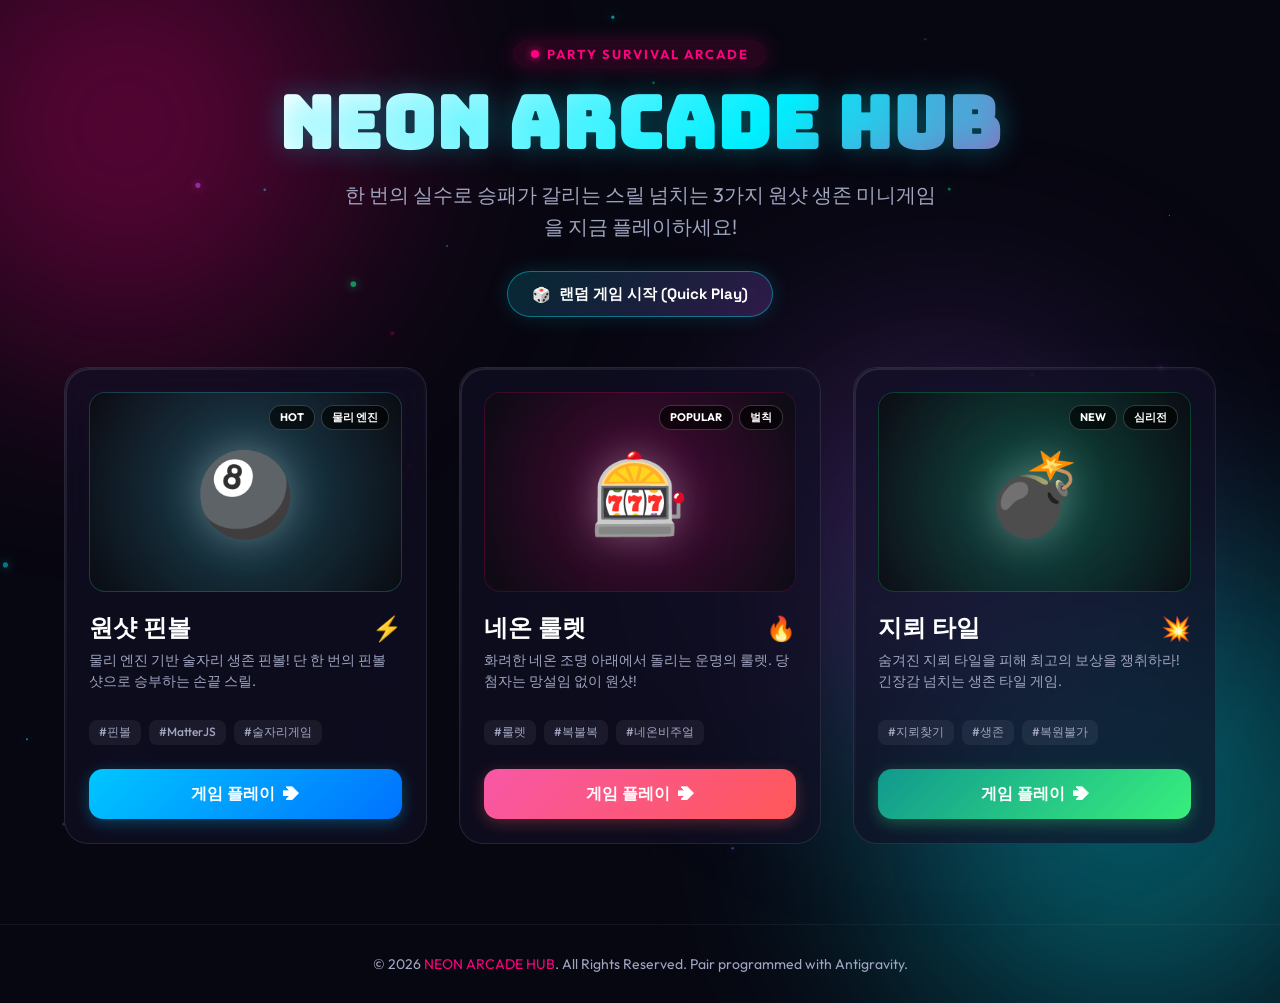
<file: index.html>
<!DOCTYPE html>
<html lang="ko">
<head>
    <meta charset="UTF-8">
    <meta name="viewport" content="width=device-width, initial-scale=1.0">
    <title>NEON ARCADE HUB - 원샷 생존 미니게임 포털</title>
    <meta name="description" content="원샷 핀볼, 네온 룰렛, 지뢰 타일 등 3가지 원샷 생존 미니게임을 한 곳에서 즐길 수 있는 프리미엄 아케이드 포털">
    
    <!-- CSS Link -->
    <link rel="stylesheet" href="./css/main.css">
</head>
<body>

    <!-- Dynamic Particle Background -->
    <canvas id="bg-canvas"></canvas>

    <!-- Glowing Background Spheres -->
    <div class="glow-orb orb-1"></div>
    <div class="glow-orb orb-2"></div>
    <div class="glow-orb orb-3"></div>

    <div class="container">
        <!-- Header -->
        <header>
            <div class="badge">
                <span class="badge-dot"></span>
                PARTY SURVIVAL ARCADE
            </div>
            <h1 class="hero-title">NEON ARCADE HUB</h1>
            <p class="hero-subtitle">
                한 번의 실수로 승패가 갈리는 스릴 넘치는 3가지 원샷 생존 미니게임을 지금 플레이하세요!
            </p>
            
            <div class="quick-controls">
                <button class="random-play-btn" id="randomPlayBtn">
                    <span>🎲</span> 랜덤 게임 시작 (Quick Play)
                </button>
            </div>
        </header>

        <!-- Games Grid -->
        <main class="games-grid">

            <!-- Game 1: One-Shot Pinball -->
            <article class="game-card pinball" onclick="location.href='./games/pinball/index.html'">
                <div class="card-thumbnail">
                    <div class="card-thumbnail-icon">🎱</div>
                    <div class="card-badge-container">
                        <span class="card-badge">HOT</span>
                        <span class="card-badge">물리 엔진</span>
                    </div>
                </div>
                <div class="card-header-info">
                    <h2 class="card-title">원샷 핀볼 <span>⚡</span></h2>
                    <p class="card-desc">물리 엔진 기반 술자리 생존 핀볼! 단 한 번의 핀볼 샷으로 승부하는 손끝 스릴.</p>
                </div>
                <div class="card-tags">
                    <span class="tag">#핀볼</span>
                    <span class="tag">#MatterJS</span>
                    <span class="tag">#술자리게임</span>
                </div>
                <a href="./games/pinball/index.html" class="play-btn" onclick="event.stopPropagation()">
                    게임 플레이 <span>➔</span>
                </a>
            </article>

            <!-- Game 2: Neon Roulette -->
            <article class="game-card roulette" onclick="location.href='./games/roulette/index.html'">
                <div class="card-thumbnail">
                    <div class="card-thumbnail-icon">🎰</div>
                    <div class="card-badge-container">
                        <span class="card-badge">POPULAR</span>
                        <span class="card-badge">벌칙</span>
                    </div>
                </div>
                <div class="card-header-info">
                    <h2 class="card-title">네온 룰렛 <span>🔥</span></h2>
                    <p class="card-desc">화려한 네온 조명 아래에서 돌리는 운명의 룰렛. 당첨자는 망설임 없이 원샷!</p>
                </div>
                <div class="card-tags">
                    <span class="tag">#룰렛</span>
                    <span class="tag">#복불복</span>
                    <span class="tag">#네온비주얼</span>
                </div>
                <a href="./games/roulette/index.html" class="play-btn" onclick="event.stopPropagation()">
                    게임 플레이 <span>➔</span>
                </a>
            </article>

            <!-- Game 3: Mine Tile -->
            <article class="game-card mines" onclick="location.href='./games/mines/index.html'">
                <div class="card-thumbnail">
                    <div class="card-thumbnail-icon">💣</div>
                    <div class="card-badge-container">
                        <span class="card-badge">NEW</span>
                        <span class="card-badge">심리전</span>
                    </div>
                </div>
                <div class="card-header-info">
                    <h2 class="card-title">지뢰 타일 <span>💥</span></h2>
                    <p class="card-desc">숨겨진 지뢰 타일을 피해 최고의 보상을 쟁취하라! 긴장감 넘치는 생존 타일 게임.</p>
                </div>
                <div class="card-tags">
                    <span class="tag">#지뢰찾기</span>
                    <span class="tag">#생존</span>
                    <span class="tag">#복원불가</span>
                </div>
                <a href="./games/mines/index.html" class="play-btn" onclick="event.stopPropagation()">
                    게임 플레이 <span>➔</span>
                </a>
            </article>

        </main>
    </div>

    <!-- Footer -->
    <footer>
        <p>&copy; 2026 <span>NEON ARCADE HUB</span>. All Rights Reserved. Pair programmed with Antigravity.</p>
    </footer>

    <!-- Interactive Scripts -->
    <script>
        // Canvas Interactive Particles
        const canvas = document.getElementById('bg-canvas');
        const ctx = canvas.getContext('2d');

        let particles = [];
        const particleCount = 45;

        function resizeCanvas() {
            canvas.width = window.innerWidth;
            canvas.height = window.innerHeight;
        }

        window.addEventListener('resize', resizeCanvas);
        resizeCanvas();

        class Particle {
            constructor() {
                this.reset();
            }

            reset() {
                this.x = Math.random() * canvas.width;
                this.y = Math.random() * canvas.height;
                this.size = Math.random() * 2.5 + 0.5;
                this.speedX = (Math.random() - 0.5) * 0.4;
                this.speedY = (Math.random() - 0.5) * 0.4;
                this.opacity = Math.random() * 0.5 + 0.2;
                this.color = ['#00f0ff', '#ff007f', '#9d4edd', '#00ff88'][Math.floor(Math.random() * 4)];
            }

            update() {
                this.x += this.speedX;
                this.y += this.speedY;

                if (this.x < 0 || this.x > canvas.width || this.y < 0 || this.y > canvas.height) {
                    this.reset();
                }
            }

            draw() {
                ctx.beginPath();
                ctx.arc(this.x, this.y, this.size, 0, Math.PI * 2);
                ctx.fillStyle = this.color;
                ctx.globalAlpha = this.opacity;
                ctx.shadowBlur = 10;
                ctx.shadowColor = this.color;
                ctx.fill();
                ctx.globalAlpha = 1.0;
            }
        }

        function initParticles() {
            particles = [];
            for (let i = 0; i < particleCount; i++) {
                particles.push(new Particle());
            }
        }

        function animateParticles() {
            ctx.clearRect(0, 0, canvas.width, canvas.height);
            particles.forEach(p => {
                p.update();
                p.draw();
            });
            requestAnimationFrame(animateParticles);
        }

        initParticles();
        animateParticles();

        // Quick Random Game Play Button
        const gameUrls = [
            './games/pinball/index.html',
            './games/roulette/index.html',
            './games/mines/index.html'
        ];

        document.getElementById('randomPlayBtn').addEventListener('click', () => {
            const randomIndex = Math.floor(Math.random() * gameUrls.length);
            location.href = gameUrls[randomIndex];
        });
    </script>
</body>
</html>
</file>
<file: css/main.css>
@import url('https://fonts.googleapis.com/css2?family=Bungee&family=Outfit:wght@300;400;600;700;900&family=Space+Grotesk:wght@500;700&display=swap');

:root {
    --bg-dark: #070711;
    --card-bg: rgba(18, 16, 38, 0.65);
    --card-border: rgba(255, 255, 255, 0.1);
    
    --neon-pink: #ff007f;
    --neon-cyan: #00f0ff;
    --neon-purple: #9d4edd;
    --neon-yellow: #ffee00;
    --neon-green: #00ff88;
    
    --text-primary: #ffffff;
    --text-secondary: #a0a5c0;
}

* {
    margin: 0;
    padding: 0;
    box-sizing: border-box;
    -webkit-tap-highlight-color: transparent;
}

body {
    font-family: 'Outfit', sans-serif;
    background-color: var(--bg-dark);
    color: var(--text-primary);
    min-height: 100vh;
    overflow-x: hidden;
    position: relative;
    display: flex;
    flex-direction: column;
}

/* Background canvas for interactive particles */
#bg-canvas {
    position: fixed;
    top: 0;
    left: 0;
    width: 100%;
    height: 100%;
    z-index: -1;
    pointer-events: none;
}

/* Ambient glow spheres */
.glow-orb {
    position: fixed;
    border-radius: 50%;
    filter: blur(120px);
    z-index: -1;
    opacity: 0.35;
    pointer-events: none;
    animation: orbFloat 14s ease-in-out infinite alternate;
}

.orb-1 {
    width: 450px;
    height: 450px;
    background: var(--neon-pink);
    top: -100px;
    left: -100px;
}

.orb-2 {
    width: 500px;
    height: 500px;
    background: var(--neon-cyan);
    bottom: -150px;
    right: -100px;
    animation-delay: -7s;
}

.orb-3 {
    width: 350px;
    height: 350px;
    background: var(--neon-purple);
    top: 40%;
    left: 60%;
    animation-delay: -3.5s;
}

@keyframes orbFloat {
    0% { transform: translate(0, 0) scale(1); }
    50% { transform: translate(40px, -60px) scale(1.1); }
    100% { transform: translate(-30px, 40px) scale(0.95); }
}

/* Header & Container */
.container {
    max-width: 1200px;
    margin: 0 auto;
    padding: 40px 24px 80px;
    width: 100%;
    flex: 1;
}

header {
    text-align: center;
    margin-bottom: 50px;
    position: relative;
}

.badge {
    display: inline-flex;
    align-items: center;
    gap: 8px;
    padding: 6px 18px;
    background: rgba(255, 0, 127, 0.12);
    border: 1px solid rgba(ff, 0, 127, 0.3);
    border-radius: 50px;
    color: var(--neon-pink);
    font-size: 13px;
    font-weight: 700;
    letter-spacing: 2px;
    text-transform: uppercase;
    margin-bottom: 16px;
    backdrop-filter: blur(10px);
    box-shadow: 0 0 20px rgba(255, 0, 127, 0.2);
}

.badge-dot {
    width: 8px;
    height: 8px;
    background-color: var(--neon-pink);
    border-radius: 50%;
    box-shadow: 0 0 8px var(--neon-pink);
    animation: pulse 1.5s infinite;
}

@keyframes pulse {
    0%, 100% { opacity: 1; transform: scale(1); }
    50% { opacity: 0.4; transform: scale(0.8); }
}

h1.hero-title {
    font-family: 'Bungee', cursive;
    font-size: clamp(2.5rem, 6vw, 4.5rem);
    line-height: 1.1;
    letter-spacing: 1px;
    margin-bottom: 16px;
    background: linear-gradient(135deg, #ffffff 20%, var(--neon-cyan) 60%, var(--neon-pink) 100%);
    -webkit-background-clip: text;
    -webkit-text-fill-color: transparent;
    text-shadow: 0 0 30px rgba(0, 240, 255, 0.3);
}

p.hero-subtitle {
    font-size: clamp(1rem, 2vw, 1.25rem);
    color: var(--text-secondary);
    max-width: 600px;
    margin: 0 auto;
    line-height: 1.6;
}

/* Quick Bar / Category */
.quick-controls {
    display: flex;
    justify-content: center;
    gap: 12px;
    margin-top: 28px;
}

.random-play-btn {
    display: inline-flex;
    align-items: center;
    gap: 8px;
    background: linear-gradient(135deg, rgba(0, 240, 255, 0.15), rgba(157, 78, 221, 0.25));
    border: 1px solid rgba(0, 240, 255, 0.4);
    color: #fff;
    padding: 12px 24px;
    border-radius: 30px;
    font-family: 'Space Grotesk', sans-serif;
    font-weight: 700;
    font-size: 15px;
    cursor: pointer;
    backdrop-filter: blur(10px);
    transition: all 0.3s ease;
    box-shadow: 0 0 20px rgba(0, 240, 255, 0.15);
}

.random-play-btn:hover {
    transform: translateY(-2px) scale(1.03);
    border-color: var(--neon-cyan);
    box-shadow: 0 0 30px rgba(0, 240, 255, 0.4);
    background: linear-gradient(135deg, rgba(0, 240, 255, 0.3), rgba(157, 78, 221, 0.4));
}

/* Games Grid */
.games-grid {
    display: grid;
    grid-template-columns: repeat(auto-fit, minmax(320px, 1fr));
    gap: 32px;
    margin-top: 20px;
}

.game-card {
    background: var(--card-bg);
    border: 1px solid var(--card-border);
    border-radius: 24px;
    padding: 24px;
    position: relative;
    overflow: hidden;
    backdrop-filter: blur(16px);
    display: flex;
    flex-direction: column;
    justify-content: space-between;
    transition: all 0.4s cubic-bezier(0.175, 0.885, 0.32, 1.275);
    cursor: pointer;
}

.game-card::before {
    content: '';
    position: absolute;
    inset: 0;
    border-radius: 24px;
    padding: 1.5px;
    background: linear-gradient(135deg, rgba(255,255,255,0.1), transparent 60%);
    -webkit-mask: linear-gradient(#fff 0 0) content-box, linear-gradient(#fff 0 0);
    -webkit-mask-composite: xor;
    mask-composite: exclude;
    pointer-events: none;
}

.game-card:hover {
    transform: translateY(-10px);
    box-shadow: 0 20px 40px rgba(0, 0, 0, 0.5);
}

/* Card Themes */
.game-card.pinball:hover {
    border-color: rgba(69, 243, 255, 0.6);
    box-shadow: 0 15px 35px rgba(69, 243, 255, 0.25);
}
.game-card.roulette:hover {
    border-color: rgba(255, 0, 127, 0.6);
    box-shadow: 0 15px 35px rgba(255, 0, 127, 0.25);
}
.game-card.mines:hover {
    border-color: rgba(0, 255, 136, 0.6);
    box-shadow: 0 15px 35px rgba(0, 255, 136, 0.25);
}

.card-thumbnail {
    width: 100%;
    height: 200px;
    border-radius: 16px;
    overflow: hidden;
    position: relative;
    background: rgba(0, 0, 0, 0.4);
    display: flex;
    align-items: center;
    justify-content: center;
    margin-bottom: 20px;
}

.card-thumbnail-icon {
    font-size: 80px;
    filter: drop-shadow(0 0 20px rgba(255, 255, 255, 0.3));
    transition: transform 0.4s ease;
}

.game-card:hover .card-thumbnail-icon {
    transform: scale(1.15) rotate(5deg);
}

.pinball .card-thumbnail {
    background: radial-gradient(circle at center, rgba(69, 243, 255, 0.25), rgba(11, 12, 16, 0.8));
    border: 1px solid rgba(69, 243, 255, 0.2);
}
.roulette .card-thumbnail {
    background: radial-gradient(circle at center, rgba(255, 0, 127, 0.25), rgba(11, 12, 16, 0.8));
    border: 1px solid rgba(255, 0, 127, 0.2);
}
.mines .card-thumbnail {
    background: radial-gradient(circle at center, rgba(0, 255, 136, 0.25), rgba(11, 12, 16, 0.8));
    border: 1px solid rgba(0, 255, 136, 0.2);
}

.card-badge-container {
    position: absolute;
    top: 12px;
    right: 12px;
    display: flex;
    gap: 6px;
}

.card-badge {
    background: rgba(0, 0, 0, 0.65);
    border: 1px solid rgba(255, 255, 255, 0.2);
    backdrop-filter: blur(8px);
    font-size: 11px;
    font-weight: 700;
    padding: 4px 10px;
    border-radius: 12px;
    color: #fff;
}

.card-header-info {
    margin-bottom: 12px;
}

.card-title {
    font-family: 'Space Grotesk', sans-serif;
    font-size: 1.5rem;
    font-weight: 700;
    color: #fff;
    margin-bottom: 6px;
    display: flex;
    align-items: center;
    justify-content: space-between;
}

.card-desc {
    font-size: 14px;
    color: var(--text-secondary);
    line-height: 1.5;
    margin-bottom: 16px;
    min-height: 42px;
}

.card-tags {
    display: flex;
    flex-wrap: wrap;
    gap: 8px;
    margin-bottom: 24px;
}

.tag {
    font-size: 12px;
    padding: 4px 10px;
    border-radius: 8px;
    background: rgba(255, 255, 255, 0.06);
    color: var(--text-secondary);
    font-weight: 500;
}

.play-btn {
    width: 100%;
    padding: 14px;
    border-radius: 14px;
    border: none;
    font-family: 'Space Grotesk', sans-serif;
    font-size: 16px;
    font-weight: 700;
    color: #fff;
    display: flex;
    align-items: center;
    justify-content: center;
    gap: 8px;
    cursor: pointer;
    text-decoration: none;
    transition: all 0.3s ease;
}

.pinball .play-btn {
    background: linear-gradient(135deg, #00c6ff, #0072ff);
    box-shadow: 0 4px 15px rgba(0, 198, 255, 0.3);
}
.pinball .play-btn:hover {
    box-shadow: 0 6px 25px rgba(0, 198, 255, 0.6);
}

.roulette .play-btn {
    background: linear-gradient(135deg, #f857a6, #ff5858);
    box-shadow: 0 4px 15px rgba(255, 88, 88, 0.3);
}
.roulette .play-btn:hover {
    box-shadow: 0 6px 25px rgba(255, 88, 88, 0.6);
}

.mines .play-btn {
    background: linear-gradient(135deg, #11998e, #38ef7d);
    box-shadow: 0 4px 15px rgba(56, 239, 125, 0.3);
}
.mines .play-btn:hover {
    box-shadow: 0 6px 25px rgba(56, 239, 125, 0.6);
}

/* Footer */
footer {
    text-align: center;
    padding: 30px 24px;
    border-top: 1px solid rgba(255, 255, 255, 0.05);
    color: var(--text-secondary);
    font-size: 14px;
}

footer span {
    color: var(--neon-pink);
}
</file>
